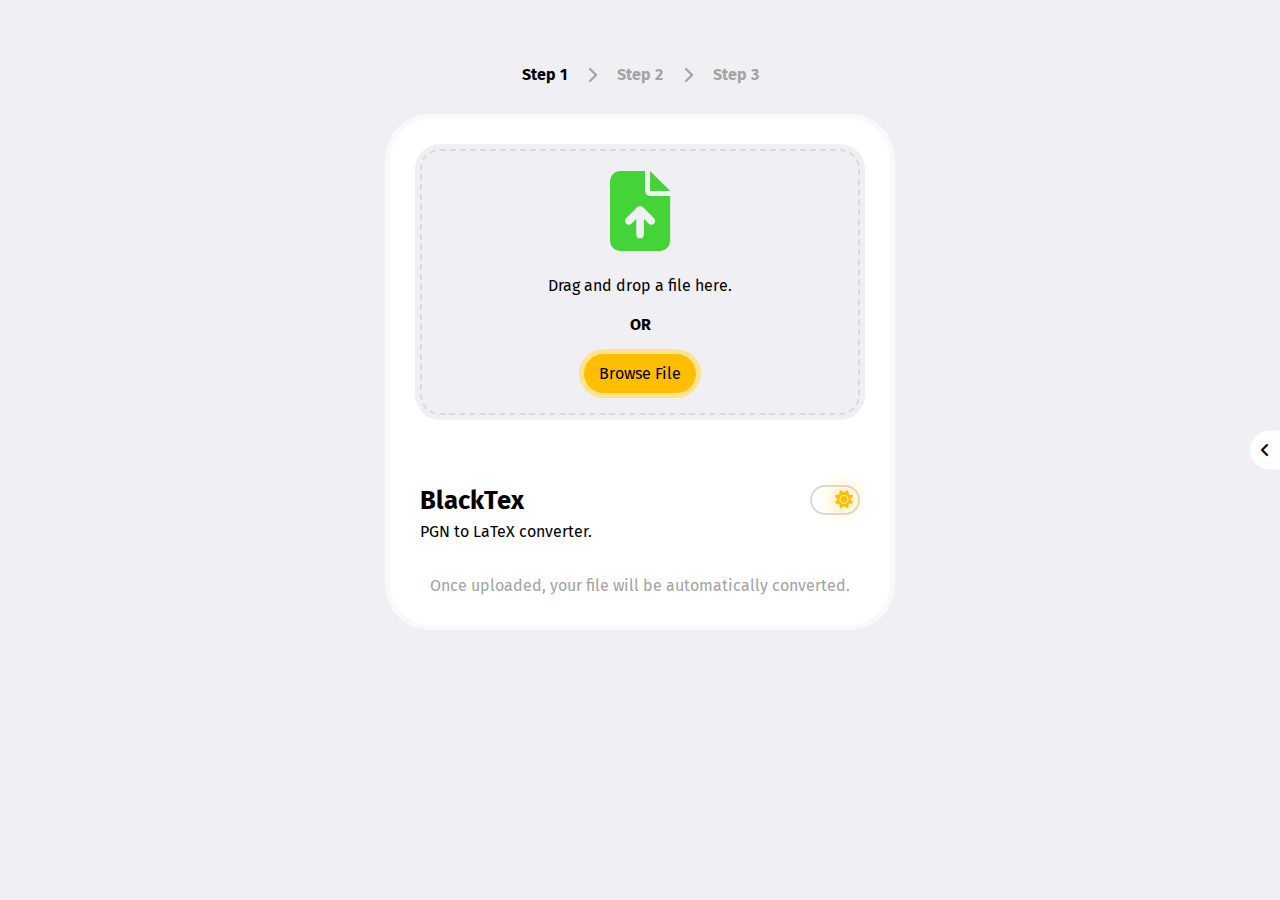
<file: index.html>
<!DOCTYPE html>
<html lang="en">
<head>
    <!-- Settings -->
    <meta charset="UTF-8">
    <meta http-equiv="X-UA-Compatible" content="IE=edge">
    <meta name="viewport" content="width=device-width, initial-scale=1.0">

    <!-- Infos -->
    <title>BlackTeX v1.0</title>
    <meta name="title" content="BlackLaTex v1.0">
    <meta name="author" content="Antoine Doro, Lukas Boyer et Cylian Houtmann">
    <meta name="description" content="Étudiant en réseaux et télécommunication, ce portfolio résume mon parcours et mes travaux réalisés. N'hésitez pas à y jeter un coup d’œil !">
    
    <!-- Import -->
    <link rel="shortcut icon" href="sources/media/favicon.webp" type="image/x-icon">
    <link href="https://fonts.googleapis.com/css2?family=Fira+Sans:ital,wght@0,100;0,200;0,300;0,400;0,500;0,600;0,700;0,800;0,900;1,100;1,200;1,300;1,400;1,500;1,600;1,700;1,800;1,900&display=swap" rel="stylesheet">
    <link rel="stylesheet" href="https://cdnjs.cloudflare.com/ajax/libs/font-awesome/6.4.0/css/all.min.css">
    <link rel="stylesheet" href="sources/css/root.css">
    <link rel="stylesheet" href="sources/css/index.css">
    <link rel="stylesheet" href="sources/css/loader.css">

    <script src="https://ajax.googleapis.com/ajax/libs/jquery/2.2.4/jquery.min.js"></script>

    <script src="sources/js/darkmode.js"></script>
</head>
<body>
    <div class="loader-layout">
        <div class="loader-box">
            <div class="loader"></div>
            <span>Loading...</span>
        </div>
    </div>

    <main class="application">
        <div class="left">
            <div class="container">
                <!-- <nav class="onglet-box">
                    <button class="onglet a-onglet" data-onglet="1">
                        <span>Etape 1</span>
                    </button>
                    <i class="fa-solid fa-chevron-right"></i>
                    <button class="onglet" data-onglet="2">
                        <span>Etape 2</span>
                    </button>
                    <i class="fa-solid fa-chevron-right"></i>
                    <button class="onglet" data-onglet="3">
                        <span>Etape 3</span>
                    </button>
                    <i class="fa-solid fa-chevron-right"></i>
                    <button class="onglet" data-onglet="4">
                        <span>Etape 4</span>
                    </button>
                </nav> -->
                <nav class="onglet-box">
                    <button class="onglet a-onglet" data-onglet="1">
                        <span>Step 1</span>
                    </button>
                    <i class="fa-solid fa-chevron-right"></i>
                    <button class="onglet" data-onglet="2">
                        <span>Step 2</span>
                    </button>
                    <i class="fa-solid fa-chevron-right"></i>
                    <button class="onglet" data-onglet="3">
                        <span>Step 3</span>
                    </button>
                </nav>
                <div class="box">
                    <div class="onglet-container">
                        <div class="onglet-layout a-onglet-layout" data-onglet="1">
                            <div class="onglet-content">
                                <!--<input type="hidden" name="MAX_FILE_SIZE" value="1000000000000">-->
                                <!-- Le champs 'hidden' doit être défini avant le champs 'file'  -->   
                                <div class="dropzone">
                                    <button class="btn1 dropzone-btn-cancel"><i class="fa-solid fa-rotate-left"></i></button>
                                    <i class="fa-solid fa-file-arrow-up onglet-content-logo"></i>
                                    <span class="dropzone-output"></span>
                                    <div class="dropzone-content">
                                        <span>Drag and drop a file here.</span>
                                        <span>OR</span>
                                        <button class="btn2 dropzone-btn">Browse File</button>
                                    </div>
                                    <input type="file" accept=".pgn" name="dropzone-file" id="dropzone-file" class="dropzone-file" hidden>
                                </div>
                            </div>
                        </div>
                        <div class="onglet-layout" data-onglet="2">
                            <div class="onglet-content">
                                <button class="btn1 onglet-btn-cancel"><i class="fa-solid fa-rotate-left"></i></button>
                                <i class="fa-solid fa-file-circle-exclamation onglet-content-logo"></i>
                                <span class="message">Oops... Something happened!</span>
                            </div>
                        </div>
                        <div class="onglet-layout" data-onglet="3">
                            <div class="onglet-content">
                                <i class="fa-solid fa-file-signature onglet-content-logo"></i>
                                <span class="message">Converting... please wait.</span>
                            </div>
                        </div>
                        <div class="onglet-layout" data-onglet="4">
                            <div class="onglet-content">
                                <button class="btn1 onglet-btn-cancel"><i class="fa-solid fa-rotate-left"></i></button>
                                <i class="fa-solid fa-file-arrow-down onglet-content-logo"></i>
                                <span class="message">Your file as been converted.</span>
                            </div>
                        </div>
                    </div>
                    <div class="onglet-container">
                        <div class="onglet-layout a-onglet-layout" data-onglet="1">
                            <div class="dropzone-option">
                                <span>Options</span>
                                <div class="dropzone-table">
                                    <div>Number of counts</div>
                                    <div><input type="number" min="0" max="10" name="ctn" id="ctn" value="4"></div>
                                    <div>Convert to PDF</div>
                                    <div><input type="checkbox" name="pdf" id="pdf" class="checkbox1"></div>
                                    <div>Don't show NAGs</div>
                                    <div><input type="checkbox" name="nag" id="nag" class="checkbox1"></div>
                                </div>
                                <button class="btn2 dropzone-btn-submit">Convert</button>
                            </div>
                        </div>
                        <div class="onglet-layout" data-onglet="2">
                            <div class="error-contener">
                                <span class="error"></span>
                            </div>
                        </div>
                        <div class="onglet-layout" data-onglet="3">
                            <div class="lod">
                                <div class="lod-cursor"></div>
                            </div>
                        </div>
                        <div class="onglet-layout" data-onglet="4">
                            <div class="dowl">
                                <span>Download</span>
                                <div class="dowl-table">
                                    <div class="dowl-table-head">
                                        <div>
                                            <span>File</span>
                                        </div>
                                        <div>
                                            <span>Download</span>
                                        </div>
                                    </div>
                                    <div class="dowl-table-body">
                                        <div>
                                            <span id="texfilename">example.tex</span>
                                        </div>
                                        <div>
                                            <a id="texdownload" href="" download="" class="dowl-link"><i class="fa-solid fa-download"></i></a>
                                        </div>
                                    </div>
                                    <div class="dowl-table-body pdfsection a-pdfsection">
                                        <div>
                                            <span id="pdffilename">example.pdf</span>
                                        </div>
                                        <div>
                                            <a id="pdfdownload" href="" download="" class="dowl-link"><i class="fa-solid fa-download"></i></a>
                                        </div>
                                    </div>
                                </div>
                            </div>
                        </div>
                    </div>
                    <div>
                        <input type="checkbox" id="switch-button">
                        <label for="switch-button">
                            <i class="fas fa-sun"></i>
                            <i class="fas fa-moon"></i>
                        </label>
                        <h1 class="title">BlackTex</h1>
                        <span class="subtitle">PGN to LaTeX converter.</span>
                    </div>
                    <div class="onglet-container">
                        <div class="onglet-layout a-onglet-layout" data-onglet="1">
                            <span class="description">Once uploaded, your file will be automatically converted.</span>
                        </div>
                        <div class="onglet-layout" data-onglet="2">
                            <span class="description">Something failed... It looks like your file isn't valid or the upload failed, try to upload a valid ".pgn" file.</span>
                        </div>
                        <div class="onglet-layout" data-onglet="3">
                            <span class="description">Wait a bit, we're working on it.</span>
                        </div>
                        <div class="onglet-layout" data-onglet="4">
                            <span class="description">You can download your file.</span>
                        </div>
                    </div>
                </div>
            </div>
        </div>
        <div class="right">
            <div class="console"></div>
            <button class="sl"><i class="fa-solid fa-angle-left"></i></button>
        </div>
    </main>

    <script src="sources/js/loader.js"></script>
    <script src="sources/js/index.js"></script>
    <script src="sources/js/terminal.js"></script>
    <script src="sources/js/darkmode.js"></script>
</body>
</html>
</file>
<file: sources/css/root.css>
*{
    margin: 0;
    padding: 0;

    box-sizing: border-box;

    font-family: 'Fira Sans', sans-serif;

    scroll-behavior: smooth !important;
    transition: 300ms;
}


:root{
    /*Color palette*/
    --color-primary:   #000;
    --color-secondary:  #3a3a3a;
    --color-tertiary: #e4e4ff;

    --color-background-layer1: #fff;
    --color-background-layer2: #f0f0f4;
    --color-background-layer3: #dadada;

    --color-shadow: #eeeeee;
    
    --color-text-black: #000000;
    --color-text-white: #ffffff;

    /*Color palette for loader.css*/
    --color-loader-layout-background: #eeeeee;
    --color-loader-box-background: #ffffff;
    --color-loader-background: #ffe38f;
    --color-loader-before-background: #ffbe00;

    /*Color palette for module.css*/
    --color-switch-button-border: #dadada;
    --color-switch-button-checked-border: #42414d;
    --color-fa-sun-color: #ffbe00;
    --color-fa-sun-text-shadow: #ffbe00;
    --color-fa-moon-color: #ffffff;
    --color-fa-moon-text-shadow: #ffffff;
    --color-switch-button-checked-background: #000000;
    --color-switch-button-checked-color: #ffffff;
    --color-btn1-background: #ffbe00;
    --color-btn1-color: #000000;
    --color-btn1-hover: #ffe38f;
    --color-application-dark-mode-btn1-hover: #9d7600;
    --color-btn2-background: #ffbe00;
    --color-btn2-bow-shadow: #ffe38f;
    --color-btn2-hover: #ffe38f;
    --color-application-dark-mode-btn2: #9d7600;
    --color-application-dark-mode-btn2-hover: #9d7600;
    --color-input-type-checkbox-border: #dadada;
    --color-input-type-checkbox-before-background: #000000;
    --color-input-type-checkbox-checked-before-background: #ffbe00;
    --color-input-type-checkbox-checked-before-box-shadow: #ffbe00;
    --color-application-dark-mode-input-type-checkbox-before-background: #ffffff;
    --color-application-dark-mode-input-type-checkbox-before-box-shadow: #ffffff;
    --color-application-dark-mode-input-type-checkbox-checked-before-background: #ffffff;
    --color-application-dark-mode-input-type-checkbox-checked-before-box-shadow: #ffffff;
    --color-application-dark-mode-input-type-checkbox-border: #42414d;

    /*Color palette for index.css*/
    --color-application-background: #f0f0f4;
    --color-onglet-box-color: #a3a3a3;
    --color-onglet-color: #a3a3a3;
    --color-a-onglet-color: #000000;
    --color-box-background: #ffffff;
    --color-box-box-shadow: #f9f9fb;
    --color-box-onglet-container-first-child-onglet-content-background: #f0f0f4;
    --color-dropzone-box-shadow: #f0f0f4;
    --color-dropzone-border: #dadada;
    --color-a-dropzone-box-shadow: #aed4ff;
    --color-a-dropzone-border: #0077ff;
    --color-dropzone-option-background: #ffffff;
    --color-dropzone-option-border: #dadada;
    --color-dropzone-table-background: #f0f0f4;
    --color-error-contener-border: #dadada;
    --color-dowl-border: #dadada;
    --color-dowl-table-background: #f0f0f4;
    --color-dowl-table-head-background: #ffbe00;
    --color-dowl-table-head-color: #000000;
    --color-dowl-table-body-background-hover: #dadada;
    --color-dowl-a-color: #000000;
    --color-description-color: #a3a3a3;
    --color-lod-background1: #f0f0f4;
    --color-lod-background2: #ffffff;
    --color-lod-box-shadow: #f9f9fb;
    --color-lod-cursor-background: #ffbe00;
    --color-lod-cursor-box-shadow: #ffbe00;
    --color-right-background: #ffffff;
    --color-right-box-shadow: #dddddd;
    --color-sl-background: #ffffff;

    /*Color palette for index.css (Dark Mode)*/
    --color-application-dark-mode-background: #1c1b22;
    --color-application-dark-mode-box-background: #2b2a33;
    --color-application-dark-mode-box-box-shadow: #23222b;
    --color-application-dark-mode-box-onglet-container-first-child-onglet-content-background: #1c1b22;
    --color-application-dark-mode-dropzone-border: #2b2a33;
    --color-application-dark-mode-dropzone-box-shadow: #1c1b22;
    --color-application-dark-mode-a-dropzone-box-shadow: #526173;
    --color-application-dark-mode-a-dropzone-border: #004ea8;
    --color-application-dark-mode-onglet-a-onglet-color: #ffffff;
    --color-application-dark-mode-dropzone-btn-background: #ffbe00;
    --color-application-dark-mode-dropzone-btn-box-shadow: #9d7600;
    --color-application-dark-mode-dropzone-btn-hover-box-shadow: #9d7600;
    --color-application-dark-mode-dropzone-option-background: #2b2a33;
    --color-application-dark-mode-dropzone-option-border: #42414d;
    --color-application-dark-mode-dropzone-option-color: #ffffff;
    --color-application-dark-mode-dropzone-table-background: #1c1b22;
    --color-application-dark-mode-lod-background1: #1c1b22;
    --color-application-dark-mode-lod-background2: #2b2a33;
    --color-application-dark-mode-lod-box-shadow: #23222b;
    --color-application-dark-mode-error-contener-application-dark-mode-dowl-border: #42414d;
    --color-application-dark-mode-dowl-a-color: #ffffff;
    --color-application-dark-mode-dowl-table-background: #1c1b22;
    --color-application-dark-mode-dowl-table-body-background: #2b2a33;
    --color-applicationdark-mode-right-background: #2b2a33;
    --color-application-dark-mode-right-box-shadow: #23222b;
    --color-application-dark-mode-right-color: #a3a3a3;
    --color-application-dark-mode-sl-background: #2b2a33;
    --color-application-dark-mode-sl-color: #ffffff;

}
</file>
<file: sources/css/index.css>
@import url("module.css");

.application{
    height: 100vh;

    display: flex;

    background-color: var(--color-application-background);
}

.left{
    flex: 1;

    padding: 60px 30px;

    overflow: auto;
}

.container{
    width: 100%;
    max-width: 500px;

    margin: auto;

    display: flex;
    flex-direction: column;
    gap: 30px;
}

.onglet-box{
    width: 100%;

    display: flex;
    justify-content: center;
    align-items: center;
    gap: 10px;
}

.onglet-box > i{
    color: var(--color-onglet-box-color);
}

.onglet{
    padding: 5px 10px;

    background-color: transparent;

    border: none;

    font-size: 1em;
    font-weight: bold;
    color: var(--color-onglet-color);
}

.a-onglet{
    color: var(--color-a-onglet-color);
}

.box{
    width: 100%;
    
    padding: 30px;

    display: flex;
    flex-direction: column;
    gap: 35px;

    position: relative;

    background-color: var(--color-box-background);
    box-shadow: 0 0 0 5px var(--color-box-box-shadow);
    border-radius: 40px;
}

.onglet-layout{
    width: 100%;

    display: none;
    flex-direction: column;
    align-items: center;
    gap: 20px;
}

.onglet-content{
    width: 100%;

    position: relative;

    border-radius: 20px;
}

.a-onglet-layout{
    display: flex;

    animation: 2s sm forwards;
}

@keyframes sm {
    from{
        opacity: 0;
    } to {
        opacity: 1;
    }
}

.box .onglet-container:first-child .onglet-content{
    padding: 20px;
    
    display: flex;
    flex-direction: column;
    justify-content: center;
    align-items: center;
    gap: 30px;

    background-color: var(--color-box-onglet-container-first-child-onglet-content-background);

    text-align: center;
}

.box .onglet-container:first-child .onglet-layout:first-child .onglet-content{
    padding: 0;

    display: block;
}

.box .onglet-container:first-child .onglet-layout:nth-child(2) .onglet-content{
    position: relative;
}

.onglet-content-logo{
    font-size: 5em;
}

.dropzone > i{
    color: #45d437;
}

.box .onglet-container:first-child .onglet-layout:nth-child(2) > .onglet-content > i{
    color: #ff0000;
}

.onglet-layout:nth-child(3) > .onglet-content > i{
    color: #0077ff;
}

.onglet-layout:nth-child(4) > .onglet-content > i{
    color: #45d437;
}

.onglet-layout:first-child{
    padding: 0;
}

.dropzone{
    width: 100%;

    margin: auto;
    padding: 20px;

    display: flex;
    flex-direction: column;
    justify-content: center;
    align-items: center;
    gap: 25px;

    position: relative;

    background-color: transparent;
    box-shadow: 0 0 0 5px var(--color-dropzone-box-shadow);

    border: 2px dashed var(--color-dropzone-border);
    border-radius: 20px;

    text-align: center;
}

.a-dropzone{
    box-shadow: 0 0 0 5px var(--color-a-dropzone-box-shadow);

    border: 2px dashed var(--color-a-dropzone-border);
}

.dropzone-output{
    display: none;
}

.a-dropzone-output{
    display: block;
}

.dropzone-content{
    display: flex;
    flex-direction: column;
    align-items: center;

    gap: 20px;

    text-align: center;
}

.a-dropzone-content{
    display: none;
}

.dropzone-content > span:nth-child(2){
    font-weight: bold;
}

.dropzone-btn-submit{
    display: none;
}

.a-dropzone-btn-submit{
    display: block;
}

.dropzone-btn-cancel{
    display: none;
    
    position: absolute;
    top: 20px;
    right: 20px;
}

.a-dropzone-btn-cancel{
    display: flex;
}

.onglet-btn-cancel{
    position: absolute;
    top: 20px;
    right: 20px;
}

.dropzone-option{
    width: 100%;

    padding: 30px;

    display: none;
    flex-direction: column;
    gap: 30px;

    background-color: var(--color-dropzone-option-background);
    border: 2px solid var(--color-dropzone-option-border);
    border-radius: 20px;
}

.a-dropzone-option{
    display: flex;

    animation: 2s sm forwards;
}

.dropzone-option > span {
    font-size: 1.2em;
    font-weight: bold;
}

.dropzone-table{
    padding: 20px;

    display: grid;
    grid-template-columns: repeat(2, 1fr);
    grid-template-rows: 1fr;
    grid-gap: 15px;

    background-color: var(--color-dropzone-table-background);

    border-radius: 20px;
}

.dropzone-table > div{
    display: flex;
    align-items: center;
}

.dropzone-table > div:nth-child(odd){
    justify-content: flex-start;
}

.dropzone-table > div:nth-child(even){
    justify-content: flex-end;
}

.error-contener{
    width: 100%;

    padding: 10px;

    border: 2px solid var(--color-error-contener-border);
    border-radius: 20px;

    text-align: center;
}

.dowl{
    width: 100%;

    padding: 30px;

    display: flex;
    flex-direction: column;
    gap: 30px;

    border: 2px solid var(--color-dowl-border);
    border-radius: 20px;
}

.dowl > span {
    font-size: 1.2em;
    font-weight: bold;
}

.dowl-table{
    padding: 20px;

    background-color: var(--color-dowl-table-background);

    border-radius: 20px;
}

.dowl-table-head, .dowl-table-body{
    margin: 0 0 2px 0;
    padding: 0 15px;

    display: flex;
    justify-content: space-between;
    align-items: center;
}

.dowl-table-body:last-child{
    margin: none;
}

.dowl-table-head{
    margin: 0 0 10px 0;
    padding: 5px 15px;

    background-color: var(--color-dowl-table-head-background);

    border-radius: 10px;

    color: var(--color-dowl-table-head-color);
}

.dowl-table-body > div:nth-child(2){
    width: 77.55px;

    padding: 4px;

    border-radius: 5px;

    text-align: center;
}

.dowl-table-body > div:nth-child(2):hover{
    background-color: var(--color-dowl-table-body-background-hover);
}

.dowl a{
    text-decoration: none;
    color: var(--color-dowl-a-color);
}

.pdfsection{
    display: none;
}

.a-pdfsection{
    display: flex;
}

.title{
    margin: 0 0 6px 0;
    font-size: 1.6em;
}

.subtitle{
    font-size: 1em;
}

.description{
    text-align: center;
    font-size: 1em;
    color: var(--color-description-color);
}

.onglet-container{
    width: 100%;
}






.lod{
    width: 200px;
    height: 10px;

    display: flex;
    justify-content: flex-start;
    align-items: stretch;

    background: linear-gradient(to left , var(--color-lod-background1), var(--color-lod-background2));

    box-shadow: 0 0 0 5px var(--color-lod-box-shadow);

    border-radius: 20px;

    overflow: hidden;
}

.lod-cursor{
    width: 0%;

    background: var(--color-lod-cursor-background);

    border-radius: 20px;

    box-shadow: 0 0 30px 0 var(--color-lod-cursor-box-shadow);
}










.right{
    width: 0px;
    
    padding: 0;

    display: flex;

    position: relative;

    background-color: var(--color-right-background);
    box-shadow: 0 0 10px 0 var(--color-right-box-shadow);
}

.a-right{
    width: 30%;
}

.sl{
    padding: 10px;

    position: absolute;
    left: -30px;
    top: 50%;
    transform: translateY(-50%);

    background-color: var(--color-sl-background);

    border: none;
    border-radius: 20px 0 0 20px;

    /* box-shadow: 0 0 10px 0#dddddd; */

    font-size: 1em;

    cursor: pointer;
}

.right > div{
    padding: 0px;

    flex: 1;

    overflow: auto;
}

.a-right > div{
    padding: 35px;
}



















/* Dark mode */

.application.dark-mode{
    background-color: var(--color-application-dark-mode-background);
}

.application.dark-mode .box{
    background-color: var(--color-application-dark-mode-box-background);
    
    box-shadow: 0 0 0 5px var(--color-application-dark-mode-box-box-shadow);

    color : #fff;
}

.application.dark-mode .box .onglet-container:first-child .onglet-content{
    background-color: var(--color-application-dark-mode-box-onglet-container-first-child-onglet-content-background);
}

.application.dark-mode .dropzone{
    border: 2px dashed var(--color-application-dark-mode-dropzone-border);

    box-shadow:  0 0 0 5px var(--color-application-dark-mode-dropzone-box-shadow);

    background-color: transparent;
}

.application.dark-mode .a-dropzone{
    box-shadow: 0 0 0 5px var(--color-application-dark-mode-a-dropzone-box-shadow);

    border: 2px dashed var(--color-application-dark-mode-a-dropzone-border);
}

.application.dark-mode .onglet.a-onglet{
    color: var(--color-application-dark-mode-onglet-a-onglet-color);
}

.application.dark-mode .dropzone-btn{
    background-color: var(--color-application-dark-mode-dropzone-btn-background);

    box-shadow: 0 0 0 5px var(--color-application-dark-mode-dropzone-btn-box-shadow);
}

.application.dark-mode .dropzone-btn:hover{
    box-shadow: 0 0 0 10px var(--color-application-dark-mode-dropzone-btn-hover-box-shadow);
}

.application.dark-mode .dropzone-option{
    background-color: var(--color-application-dark-mode-dropzone-option-background);
    
    border: 2px solid var(--color-application-dark-mode-dropzone-option-border);

    color : var(--color-application-dark-mode-dropzone-option-color);
}

.application.dark-mode .dropzone-table{
    background-color: var(--color-application-dark-mode-dropzone-table-background);
}

.application.dark-mode .lod{
    background: linear-gradient(to left , var(--color-application-dark-mode-lod-background1), var(--color-application-dark-mode-lod-background2));

    box-shadow: 0 0 0 5px var(--color-application-dark-mode-lod-box-shadow);
}

.application.dark-mode .error-contener, .application.dark-mode .dowl{
    border: 2px solid var(--color-application-dark-mode-error-contener-application-dark-mode-dowl-border);
}

.application.dark-mode .dowl a{
    color: var(--color-application-dark-mode-dowl-a-color);
}

.application.dark-mode .dowl-table{
    background-color: var(--color-application-dark-mode-dowl-table-background);
}

.application.dark-mode .dowl-table-body > div:nth-child(2):hover{
    background-color: var(--color-application-dark-mode-dowl-table-body-background);
}

.application.dark-mode .right{
    background-color: var(--color-applicationdark-mode-right-background);

    box-shadow: 0 0 10px 0 var(--color-application-dark-mode-right-box-shadow);

    color: var(--color-application-dark-mode-right-color);
}

.application.dark-mode .sl{
    background-color: var(--color-application-dark-mode-sl-background);

    color: var(--color-application-dark-mode-sl-color);
}
</file>
<file: sources/css/loader.css>
.loader-layout{
    width: 100%;
    height: 100vh;

    display: flex;
    justify-content: center;
    align-items: center;

    position: fixed;
    top: 0;
    left: 0;

    background-color: var(--color-loader-layout-background);
    backdrop-filter: blur(10px);

    font-size: 18px;

    z-index: 1000;
}

.loader-box{
    padding: 30px 40px;

    background-color: var(--color-loader-box);

    border-radius: 20px;

    font-size: 1.1em;
}

.loader {
    width: 45px;
    height: 45px;

    margin: 0 auto 30px auto;

    display: flex;
    justify-content: center;
    align-items: center;

    position: relative;
    
    background-color: var(--color-loader-background);
    border-radius: 50%;

    animation: loader 1s infinite alternate;
}

.loader:before{
    content: "";

    width: 25px;
    height: 25px;

    display: block;

    position: absolute;

    background-color: var(--color-loader-before-background);
    border-radius: 50%;

    animation: loader 1s infinite alternate;
    animation-delay: 0.5s;
}

@keyframes loader {
    from {
        transform: scale(0.8);
    } to {
        transform: scale(1.3);
    }
}
</file>
